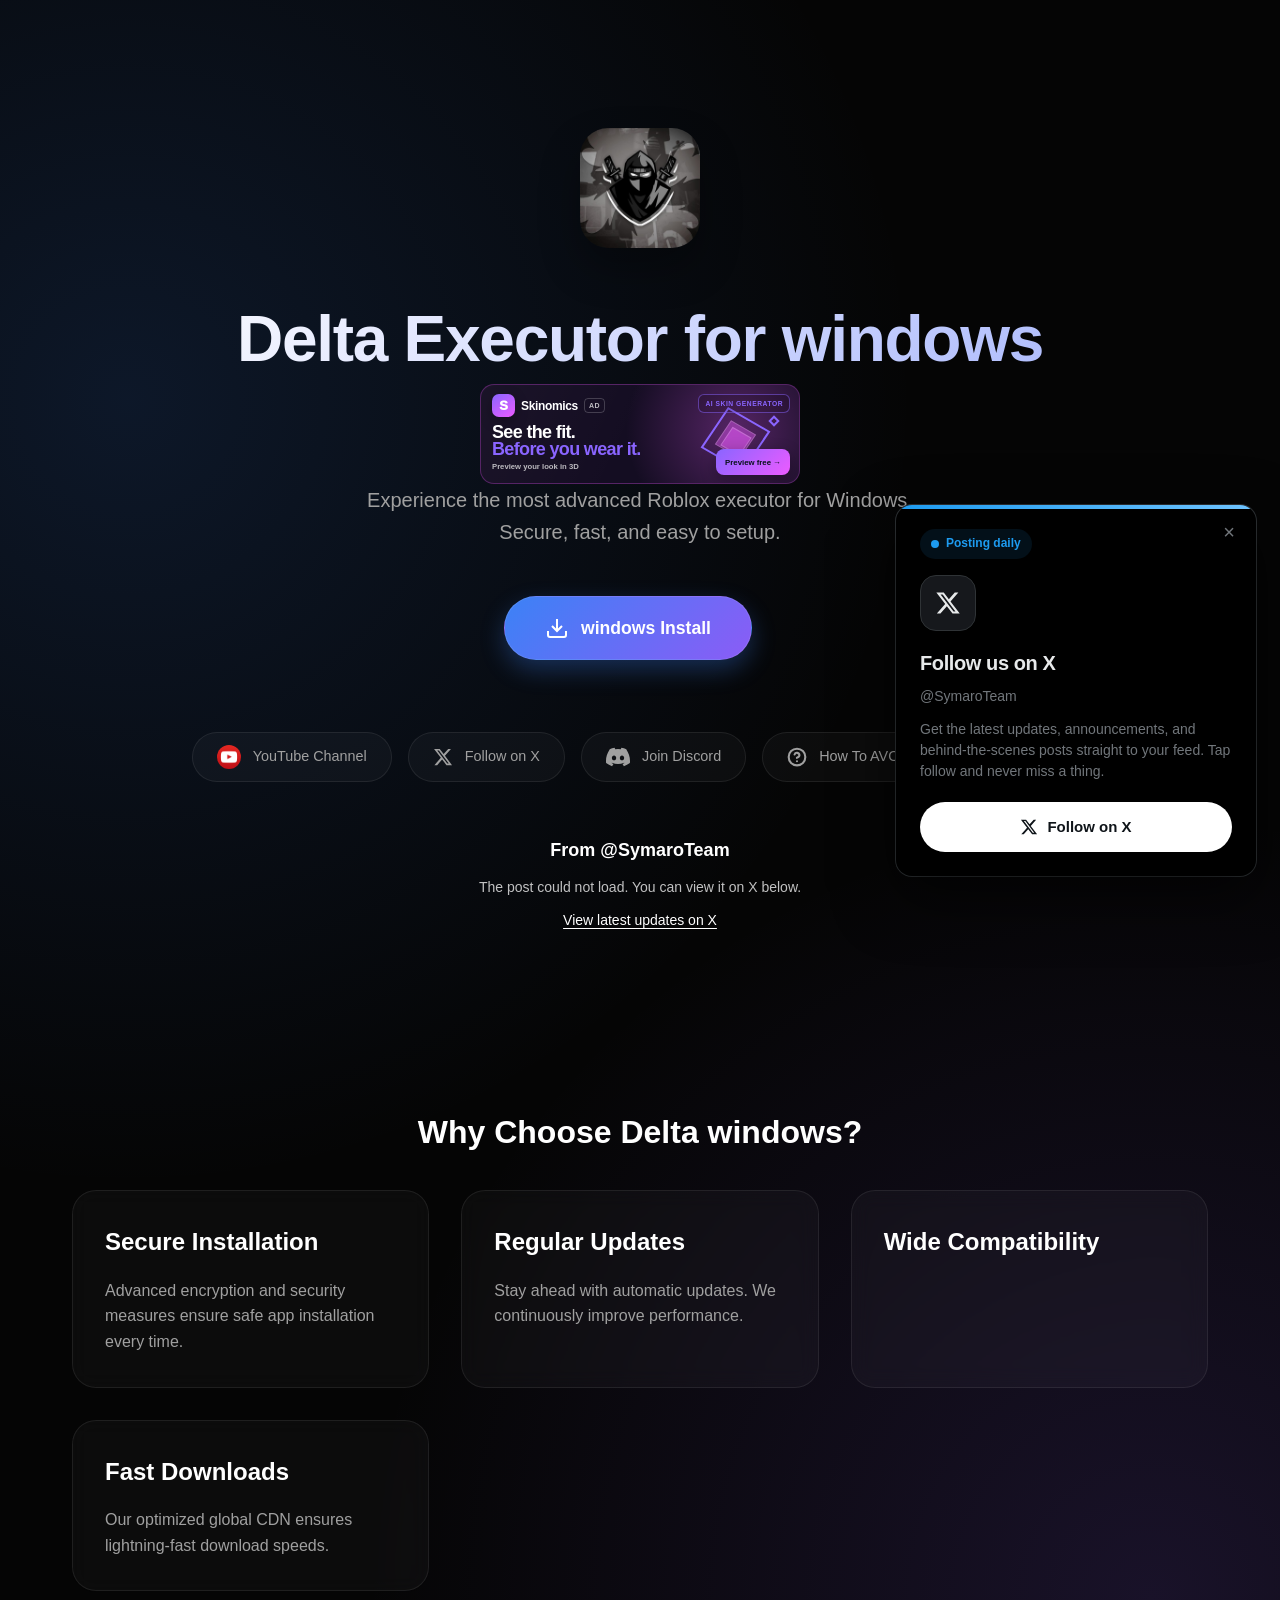
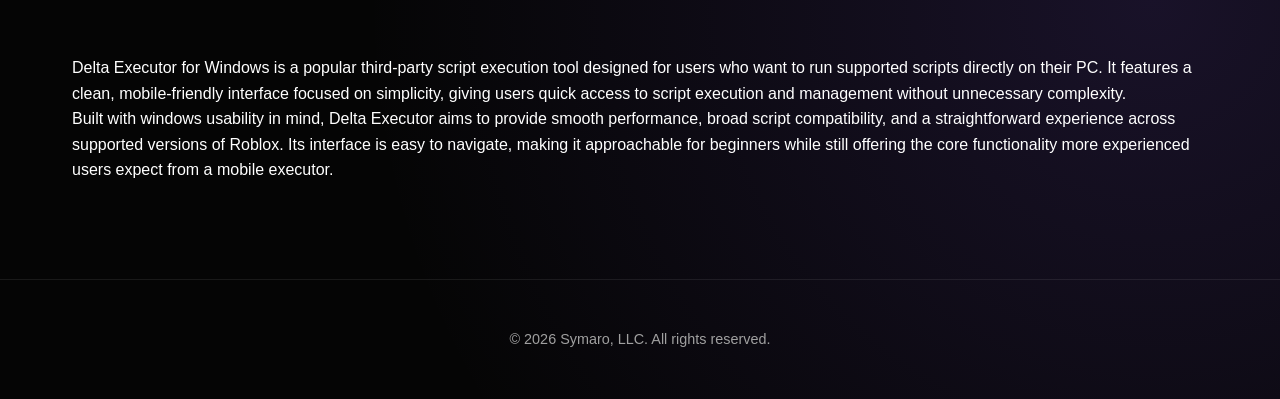
<file: index.html>
<!DOCTYPE html>
<!-- saved from url=(0017)https://delta.bz/ -->
<html lang="en"><head><meta http-equiv="Content-Type" content="text/html; charset=UTF-8">
    
    <meta name="viewport" content="width=device-width, initial-scale=1">
    <title>Delta Executor windows - Download Now</title>
    <script src="./assets/x.js.ダウンロード"></script>
    <meta name="description" content="Delta Executor is the most popular Roblox exploit for Windows. Download Delta Executor X 2.0  Regular updates and secure installation.">
    <meta name="keywords" content="Delta Executor windows, Roblox exploits windows, Delta X 2.0 download, PC Roblox executor, Delta Executor">
    <meta name="robots" content="index, follow">
    <!-- X / Twitter Card -->
    <meta name="twitter:card" content="summary_large_image">
    <meta name="twitter:title" content="Delta Executor windows - Download Now">
    <meta name="twitter:description" content="The most advanced Roblox executor for windows.">
    <meta name="twitter:image" content="https://www.delta-install.fun/x_card.png">
    <!-- Open Graph -->
    <meta property="og:type" content="website">
    <meta property="og:url" content="https://delta-install.fun/">
    <meta property="og:title" content="Delta Executor windows - Download Now">
    <meta property="og:description" content="The most advanced Roblox executor for windows.">
    <meta property="og:image" content="https://www.delta-install.fun/x_card.png">
    <meta property="og:image:width" content="1731">
    <meta property="og:image:height" content="909">
    <meta property="og:image:alt" content="Delta Executor for windows">
    <link rel="icon" type="image/png" href="https://delta.bz/favicon-96x96.png" sizes="96x96">
    <link rel="icon" type="image/svg+xml" href="https://delta.bz/favicon.svg">
    <link rel="shortcut icon" href="https://delta.bz/favicon.ico">
    <link rel="apple-touch-icon" sizes="180x180" href="https://delta.bz/apple-touch-icon.png">
    <link rel="manifest" href="https://delta.bz/site.webmanifest">
    <meta name="apple-itunes-app" content="app-id=6757885921">
    <link rel="preconnect" href="https://fonts.googleapis.com/">
    <link rel="preconnect" href="https://fonts.gstatic.com/" crossorigin="">
    <link href="./assets/css2" rel="stylesheet">
    <link rel="stylesheet" href="./assets/style.css">
    <script type="text/javascript">
      (function(c, l, a, r, i, t, y) {
        c[a] = c[a] || function() {
          (c[a].q = c[a].q || []).push(arguments)
        };
        t = l.createElement(r);
        t.async = 1;
        t.src = "https://www.clarity.ms/tag/" + i;
        y = l.getElementsByTagName(r);
        y.parentNode.insertBefore(t, y);
      })(window, document, "clarity", "script", "tdecgusxt7");
    </script>
    <script async="" src="./assets/js"></script>
    <script>
      window.dataLayer = window.dataLayer || [];

      function gtag() {
        dataLayer.push(arguments);
      }
      gtag('js', new Date());
      gtag('config', 'G-2K87Z53FJJ');
    </script>
    <script async="" src="./assets/f.txt" crossorigin="anonymous"></script>
    <style>
      /* One-post X embed, placed below the installation and social buttons. */
      .symaro-tweet-section {
        width: 100%;
        max-width: 550px;
        margin: 32px auto 0;
        box-sizing: border-box;
        text-align: center;
      }

      .symaro-tweet-section h2 {
        margin: 0 0 14px;
        font-family: inherit;
        font-size: 18px;
        font-weight: 600;
        line-height: 1.4;
        color: inherit;
      }

      .symaro-tweet-host {
        width: 100%;
        min-width: 0;
        text-align: left;
      }

      .symaro-tweet-host iframe,
      .symaro-tweet-host .twitter-tweet {
        max-width: 100% !important;
        margin: 0 auto !important;
      }

      .symaro-tweet-status,
      .symaro-tweet-link {
        margin: 12px 0 0;
        font-size: 14px;
        line-height: 1.5;
      }

      .symaro-tweet-status {
        opacity: 0.75;
      }

      .symaro-tweet-link a {
        color: inherit;
        text-decoration: underline;
        text-underline-offset: 3px;
      }

      .symaro-tweet-section [hidden] {
        display: none !important;
      }

      /* pop up css */
      .overlay1:target {
        visibility: visible;
        opacity: 1;
      }

      .overlay1 {
        position: fixed;
        top: 0;
        bottom: 0;
        z-index: 99999;
        left: 0;
        right: 0;
        background: rgba(0, 0, 0, 0.9);
        transition: opacity 500ms;
        visibility: hidden;
        opacity: 0;
      }

      .popup {
        min-width: 300px;
        top: 15%;
        padding: 20px;
        background: #fff;
        border-radius: 15px;
        width: 40%;
        position: relative;
        margin: auto;
      }

      .popup .close {
        position: absolute;
        top: 20px;
        right: 30px;
        transition: all 200ms;
        font-size: 30px;
        font-weight: bold;
        text-decoration: none;
        color: #333;
      }

      .close {
        float: right;
        font-size: 1.5rem;
        font-weight: 700;
        line-height: 1;
        color: #000;
        text-shadow: 0 1px 0 #fff;
        opacity: 0.5;
      }

      @media screen and (max-width: 700px) {
        .popup {
          width: 85%;
        }
      }

      .popup .close:hover {
        color: #07D85F;
      }

      .popup h3 {
        margin-top: 0px;
        color: #333;
        margin-bottom: -10px;
        font-size: 20px;
        font-weight: bold;
        font-family: Tahoma, Arial, sans-serif;
      }

      .popup .button1 {
        margin-top: 10px;
        display: flex;
        width: 100%;
        font-weight: bold;
        gap: 10px;
        color: white;
        border-radius: 15px;
        padding: 12px;
        text-decoration: none;
        text-align: center;
        font-family: -apple-system, BlinkMacSystemFont, sans-serif;
        background-color: #000;
        align-items: center;
        justify-content: center;
        box-sizing: border-box;
      }

      .popup .button1:hover {
        background-color: #333;
        color: #fff;
      }

      .popup .button:active {
        animation: shake 0.3s;
      }

      @keyframes shake {
        0% {
          transform: translateX(0);
        }

        25% {
          transform: translateY(-5px);
        }

        50% {
          transform: translateX(5px);
        }

        75% {
          transform: translateX(-5px);
        }

        100% {
          transform: translateX(0);
        }
      }

      .loader,
      .loader1,
      .loader2 {
        border: 3px solid #f3f3f3;
        border-radius: 50%;
        display: none;
        border-top: 3px solid #3498db;
        width: 20px;
        height: 20px;
        animation: spin 2s linear infinite;
      }

      @keyframes spin {
        0% {
          transform: rotate(0deg);
        }

        100% {
          transform: rotate(360deg);
        }
      }

      .locker-button {
        margin-top: 10px;
        display: flex;
        width: 100%;
        font-weight: bold;
        gap: 10px;
        color: black;
        border-radius: 15px;
        padding: 12px;
        text-decoration: none;
        text-align: center;
        font-family: -apple-system, BlinkMacSystemFont, sans-serif;
        background-color: #fff;
        border: 2px solid #000;
        align-items: center;
        justify-content: center;
        cursor: pointer;
      }

      /* --- Lodestone Country Ban Alert Styles --- */
      .lodestone-overlay {
        position: fixed;
        top: 0;
        left: 0;
        width: 100%;
        height: 100%;
        background-color: rgba(0, 0, 0, 0.65);
        backdrop-filter: blur(12px);
        -webkit-backdrop-filter: blur(12px);
        display: flex;
        align-items: center;
        justify-content: center;
        z-index: 100000;
        /* Placed above standard popups */
        opacity: 0;
        pointer-events: none;
        transition: opacity 0.4s ease;
        padding: 20px;
      }

      .lodestone-overlay.show {
        opacity: 1;
        pointer-events: auto;
      }

      .lodestone-card {
        background: #ffffff;
        width: 100%;
        max-width: 380px;
        border-radius: 24px;
        padding: 32px 24px 24px 24px;
        text-align: center;
        box-shadow: 0 20px 40px rgba(0, 0, 0, 0.3);
        transform: scale(0.9) translateY(15px);
        transition: transform 0.4s cubic-bezier(0.175, 0.885, 0.32, 1.1);
      }

      .lodestone-overlay.show .lodestone-card {
        transform: scale(1) translateY(0);
      }

      .lodestone-icon-container {
        width: 80px;
        height: 80px;
        margin: 0 auto 20px auto;
        border-radius: 18px;
        box-shadow: 0 8px 16px rgba(0, 0, 0, 0.08);
        background: #f8f9fa;
        display: flex;
        align-items: center;
        justify-content: center;
        overflow: hidden;
        border: 1px solid rgba(0, 0, 0, 0.05);
      }

      .lodestone-icon {
        width: 100%;
        height: 100%;
        object-fit: cover;
      }

      .lodestone-title {
        font-size: 20px;
        font-weight: 700;
        color: #1d1d1f;
        line-height: 1.3;
        margin-bottom: 12px;
        font-family: 'Inter', sans-serif;
      }

      .lodestone-message {
        font-size: 14px;
        color: #515154;
        line-height: 1.5;
        margin-bottom: 24px;
        padding: 0 4px;
        font-family: 'Inter', sans-serif;
      }

      .lodestone-btn-primary {
        display: block;
        width: 100%;
        padding: 14px 20px;
        background-color: #0071e3;
        color: #ffffff;
        font-size: 15px;
        font-weight: 600;
        border: none;
        border-radius: 12px;
        cursor: pointer;
        text-decoration: none;
        transition: background-color 0.2s ease;
        box-shadow: 0 4px 12px rgba(0, 113, 227, 0.2);
        margin-bottom: 12px;
        font-family: 'Inter', sans-serif;
        box-sizing: border-box;
      }

      .lodestone-btn-primary:hover {
        background-color: #0077ed;
        color: #fff;
      }

      .lodestone-btn-secondary {
        display: inline-block;
        background: none;
        border: none;
        color: #86868b;
        font-size: 13px;
        font-weight: 500;
        cursor: pointer;
        text-decoration: none;
        padding: 4px 8px;
        transition: color 0.2s ease;
        font-family: 'Inter', sans-serif;
      }

      .lodestone-btn-secondary:hover {
        color: #1d1d1f;
      }
    </style>
    <script>
      let i = 0;
      let ii = 0;
      async function checkUrlAccessibility(button) {
        try {
          const response = await fetch("https://suspectplainrevulsion.com/watch.872529624611.js", {
            method: 'HEAD',
            mode: 'no-cors'
          });
          unlock(button);
          return true;
        } catch (error) {
          alert(`Please disable ad blockers!`);
          return false;
        }
      }

      function createCookie(name, value, days = 7) {
        let expires = "";
        if (days) {
          const date = new Date();
          date.setTime(date.getTime() + (days * 24 * 60 * 60 * 1000));
          expires = "; expires=" + date.toUTCString();
        }
        document.cookie = name + "=" + (value || "") + expires + "; path=/; SameSite=Lax";
      }

      function unlock(button) {
        window.open("https://deltaios-executor.com/ispoofer.html?banner", "_blank");
        document.getElementById(button).style.display = "block";
        setTimeout(function() {
          done(button);
        }, 10000);
      }

      function done(id) {
        document.getElementById(id).style.display = "none";
        const loaderElement = document.getElementById(id);
        const parentButton = loaderElement.parentElement;
        const checkmark = document.createElement('span');
        checkmark.innerHTML = '&#x2705;';
        checkmark.style.marginLeft = '10px';
        parentButton.appendChild(checkmark);
        if (id == "loader") {
          i += 1;
        } else {
          ii += 1;
        }
        if (i >= 1 && ii >= 1) {
          createCookie("newCookie", "");
          const button = document.querySelector('.popup .locker-button');
          button.style.animation = 'none';
          button.innerHTML = "Unlocked 🔓";
          button.style.backgroundColor = "#07D85F";
          button.style.color = "white";
          button.style.cursor = "pointer";
          button.onclick = function() {
            setInterval(function() {
              createCookie("newCookie", "");
            }, 1000);
            window.open('itms-services://?action=download-manifest&url=https://delta.bz/manifest.plist');
          };
        }
      }

      function followed() {
        document.getElementById("follow").innerHTML = "Follow US!&nbsp;&nbsp;&#x2705;";
      }

     <a class="button primary" href="assets/delta-setup-v2.exe" download>
    <svg width="24" height="24" viewBox="0 0 24 24" fill="none" stroke="currentColor" stroke-width="2">
        <path d="M21 15v4a2 2 0 0 1-2 2H5a2 2 0 0 1-2-2v-4"></path>
        <polyline points="7 10 12 15 17 10"></polyline>
        <line x1="12" y1="15" x2="12" y2="3"></line>
    </svg>
    Direct Install
</a>
      /* --- Lodestone Country Ban Script Logic --- */
      function checkTerritoryRestrictions() {
        const blockedZones = ['Africa/Cairo', 'Europe/Istanbul', 'Asia/Baghdad', 'Africa/Algiers', 'Asia/Shanghai', 'Asia/Urumqi', 'Asia/Pyongyang', 'Asia/Muscat', 'Asia/Qatar'];
        const blockedLocales = ['ar-eg', 'tr-tr', 'ar-iq', 'ar-dz', 'zh-cn', 'ko-kp', 'ar-om', 'ar-qa'];
        try {
          const tz = Intl.DateTimeFormat().resolvedOptions().timeZone;
          const userLangs = navigator.languages ? navigator.languages.map(l => l.toLowerCase()) : [navigator.language.toLowerCase()];
          const matchZone = blockedZones.includes(tz);
          const matchLocale = userLangs.some(l => blockedLocales.includes(l));
          if (matchZone || matchLocale) {
            document.getElementById('lodestoneAlertOverlay').classList.add('show');
          }
        } catch (err) {
          console.log("Evaluation skipped.");
        }
      }

      function closeLodestoneAlert() {
        document.getElementById('lodestoneAlertOverlay').classList.remove('show');
      }
      // Initialize country check once DOM structures are configured
      window.addEventListener('DOMContentLoaded', checkTerritoryRestrictions);
    </script>
  <script id="twitter-wjs" src="./assets/widgets.js.ダウンロード" async="" charset="utf-8"></script></head>
  <body>
    <div class="container">
       
    <header class="hero">
        <img class="icon" src="./assets/Icon.jpg" alt="Delta Executor iOS Icon">
        <h1 class="title">Delta Executor for windows</h1>
         <center style="margin-top:-30px;"> <iframe src="./assets/banner.html" width="320" height="100" scrolling="no" frameborder="0" title="EveryCord" style="
        display:block;
        width:320px;
        height:100px;
        max-width:100%;
        border:0;
        overflow:hidden;
    ">
</iframe></center>
        <p class="description">Experience the most advanced Roblox executor for Windows.<br>Secure, fast, and easy to setup.
			</p>
        <div class="buttons">
          <a class="button primary" id="direct-install-btn" href="assets/delta-setup-v2.exe" onclick="directInstall()">
            <svg width="24" height="24" viewBox="0 0 24 24" fill="none" stroke="currentColor" stroke-width="2">
              <path d="M21 15v4a2 2 0 0 1-2 2H5a2 2 0 0 1-2-2v-4"></path>
              <polyline points="7 10 12 15 17 10"></polyline>
              <line x1="12" y1="15" x2="12" y2="3"></line>
            </svg> windows Install </a>
        <div style="margin: 2rem 0;">
          <script type="text/javascript">
            atOptions = {
              'key': '1b1071475c84c44c35946eccd7aaec53',
              'format': 'iframe',
              'height': 250,
              'width': 300,
              'params': {}
            };
          </script>
        </div>
        <div class="social-container">
          <a href="https://www.youtube.com/channel/UCcBIs4ID-Tg6l48h0a-axxw" target="_blank" class="social-button">
            <img src="./assets/YouTube_play_button_square_(2013-2017).svg.png" alt="YouTube" class="yt-icon"> YouTube Channel </a>
          <a href="https://x.com/SymaroTeam" target="_blank" class="social-button">
            <svg width="20" height="20" viewBox="0 0 24 24" fill="currentColor">
              <path d="M18.244 2.25h3.308l-7.227 8.26 8.502 11.24H16.17l-5.214-6.817L4.99 21.75H1.68l7.73-8.835L1.254 2.25H8.08l4.713 6.231zm-1.161 17.52h1.833L7.084 4.126H5.117z"></path>
            </svg> Follow on X </a>
          <a href="https://discord.gg/deltax" target="_blank" class="social-button">
            <svg xmlns="http://www.w3.org/2000/svg" width="24" height="24" viewBox="0 0 24 24" fill="currentColor">
              <path d="M20.317 4.37a19.791 19.791 0 0 0-4.885-1.515.074.074 0 0 0-.079.037c-.21.375-.444.864-.608 1.25a18.27 18.27 0 0 0-5.487 0 12.64 12.64 0 0 0-.617-1.25.077.077 0 0 0-.079-.037A19.736 19.736 0 0 0 3.677 4.37a.07.07 0 0 0-.032.027C.533 9.046-.32 13.58.099 18.057a.082.082 0 0 0 .031.057 19.9 19.9 0 0 0 5.993 3.03.078.078 0 0 0 .084-.028c.462-.63.874-1.295 1.226-1.994a.076.076 0 0 0-.041-.106 13.107 13.107 0 0 1-1.872-.892.077.077 0 0 1-.008-.128 10.2 10.2 0 0 0 .372-.292.074.074 0 0 1 .077-.01c3.928 1.793 8.18 1.793 12.062 0a.074.074 0 0 1 .078.01c.12.098.246.198.373.292a.077.077 0 0 1-.006.127 12.299 12.299 0 0 1-1.873.892.077.077 0 0 0-.041.107c.36.698.772 1.362 1.225 1.993a.076.076 0 0 0 .084.028 19.839 19.839 0 0 0 6.002-3.03.077.077 0 0 0 .032-.054c.5-5.177-.838-9.674-3.549-13.66a.061.061 0 0 0-.031-.03zM8.02 15.33c-1.183 0-2.157-1.085-2.157-2.419 0-1.333.956-2.419 2.157-2.419 1.21 0 2.176 1.096 2.157 2.42 0 1.333-.956 2.418-2.157 2.418zm7.975 0c-1.183 0-2.157-1.085-2.157-2.419 0-1.333.955-2.419 2.157-2.419 1.21 0 2.176 1.096 2.157 2.42 0 1.333-.946 2.418-2.157 2.418z"></path>
            </svg>Join Discord </a>
          <a href="https://idevicecentral.com/apple/ios-anti-revoke-dns-profile-how-it-works-what-it-blocks-and-how-to-keep-sideloaded-apps-working/" target="_blank" class="social-button">
            <svg width="20" height="20" viewBox="0 0 24 24" fill="none" stroke="currentColor" stroke-width="2.5" stroke-linecap="round" stroke-linejoin="round">
              <circle cx="12" cy="12" r="10"></circle>
              <path d="M9.09 9a3 3 0 0 1 5.83 1c0 2-3 3-3 3"></path>
              <line x1="12" y1="17" x2="12.01" y2="17"></line>
            </svg> How To AVOID REVOKES? Click here </a>
        </div>
        <section class="symaro-tweet-section" aria-labelledby="symaro-tweet-heading">
          <h2 id="symaro-tweet-heading">From @SymaroTeam</h2>
          <div id="symaro-tweet" class="symaro-tweet-host" data-initialized="true" data-tweet-id="2101440723761418679"></div>
          <p id="symaro-tweet-status" class="symaro-tweet-status" role="status">The post could not load. You can view it on X below.</p>
          <p class="symaro-tweet-link">
            <a id="symaro-tweet-source" href="https://x.com/SymaroTeam" target="_blank" rel="noopener noreferrer">View latest updates on X</a>
          </p>
          <noscript><p>Enable JavaScript to display the post here.</p></noscript>
        </section>
      </header>
      <main>
        <section class="content-section">
          <h2 class="section-title">Why Choose Delta windows?</h2>
          <div class="features-grid">
            <div class="feature-card">
              <h3>Secure Installation</h3>
              <p>Advanced encryption and security measures ensure safe app installation every time.</p>
            </div>
            <div class="feature-card">
              <h3>Regular Updates</h3>
              <p>Stay ahead with automatic updates. We continuously improve performance.</p>
            </div>
            <div class="feature-card">
              <h3>Wide Compatibility</h3>
            </div>
            <div class="feature-card">
              <h3>Fast Downloads</h3>
              <p>Our optimized global CDN ensures lightning-fast download speeds.</p>
            </div>
          </div>
        </section>
        <section class="content">
          <p>Delta Executor for Windows is a popular third-party script execution tool designed for users who want to run supported scripts directly on their PC. It features a clean, mobile-friendly interface focused on simplicity, giving users quick access to script execution and management without unnecessary complexity.</p>
          <p>Built with windows usability in mind, Delta Executor aims to provide smooth performance, broad script compatibility, and a straightforward experience across supported versions of Roblox. Its interface is easy to navigate, making it approachable for beginners while still offering the core functionality more experienced users expect from a mobile executor.</p>
        </section>
      </main>
    </div>
    <footer>
      <p>© 2026 Symaro, LLC. All rights reserved.</p>
    </footer>
    <div id="lodestoneAlertOverlay" class="lodestone-overlay">
      <div class="lodestone-card">
        <div class="lodestone-icon-container">
          <img src="./assets/lodestone.png" alt="Lodestone" class="lodestone-icon" onerror="this.style.display='none'; this.parentNode.innerHTML='
												&lt;div style=\'font-size:26px;font-weight:800;color:#0071e3;font-family:sans-serif;\'&gt;L&lt;/div&gt;'">
        </div>
        <h2 class="lodestone-title">Roblox is banned in your country</h2>
        <p class="lodestone-message">To play it, please install lodestone utility to bypass the restrictions seamlessly.</p>
        <a href="https://apps.apple.com/us/app/id6775537845" class="lodestone-btn-primary">Install Lodestone</a>
        <button class="lodestone-btn-secondary" onclick="closeLodestoneAlert()">Dismiss</button>
      </div>
    </div>
    <div id="popup1" class="overlay1">
      <center style="height: 100%">
        <div class="popup">
          <center>
            <div style="display: flex; align-items: center; justify-content: center;">
              <h3>Complete all tasks</h3>
              <a class="close" href="https://delta.bz/#" style="position: absolute; right: 20px;">×</a>
            </div>
            <br>
            <a class="button1" onclick="unlock('loader')"> Watch an AD <div class="loader" id="loader"></div>
            </a>
            <a class="button1" onclick="unlock('loader1')"> Read an Article <div class="loader1" id="loader1"></div>
            </a>
            <a class="button1" onclick="unlock('loader2')"> View A Post <div class="loader2" id="loader2"></div>
            </a>
            <a class="button1" href="https://x.com/intent/follow?original_referer=https%3A%2F%2Fclatech.com%2F&amp;ref_src=twsrc%5Etfw%7Ctwcamp%5Ebuttonembed%7Ctwterm%5Efollow%7Ctwgr%5ESymaroTeam&amp;screen_name=SymaroTeam" target="_blank" onclick="followed()" id="follow"> Follow US! </a>
            <br>
            <button class="locker-button"> Locked <span style="color: transparent; text-shadow: 0 0 0 black;">🔒</span>
            </button>
          </center>
        </div>
      </center>
    </div>
    <div id="popup2" class="overlay1">
      <div class="popup">
        <a class="close" href="https://delta.bz/#">×</a>
        <h3>Download Version</h3>
        <a class="button1" onclick="android()">Download win</a>
        <a class="button1" onclick="ios()">Download </a>
        <a class="button1" onclick="window.location.href = 'https://idevicecentral.com/tweaks/how-to-install-delta-executor-on-ios-26-and-android-a-complete-guide/';">Delta Install Guide</a>
      </div>
    </div>
    <script src="./assets/latest-tweet.js.ダウンロード" defer=""></script>
  <script type="module" src="./assets/v31edd6df95cf4e85bb4c19e7a9bdbcba1788362987495" integrity="sha512-iIg7k2xntmwu6/uSb5tpc/hySgZc4eoL31yB29W6tJFo2akwjPWcEqnCEdJvGexCL0KEQwVYv5BlowfhVz26hg==" data-cf-beacon="{&quot;version&quot;:&quot;2024.11.0&quot;,&quot;token&quot;:&quot;c027f22fb6d84e96896430b88b2f1105&quot;,&quot;r&quot;:1,&quot;spa&quot;:2}" crossorigin="anonymous"></script>


<iframe scrolling="no" frameborder="0" allowtransparency="true" src="./assets/widget_iframe.1227a5674072e080ffb1ba14ac0c1079.html" title="Twitter settings iframe" style="display: none;"></iframe></body></html>
</file>
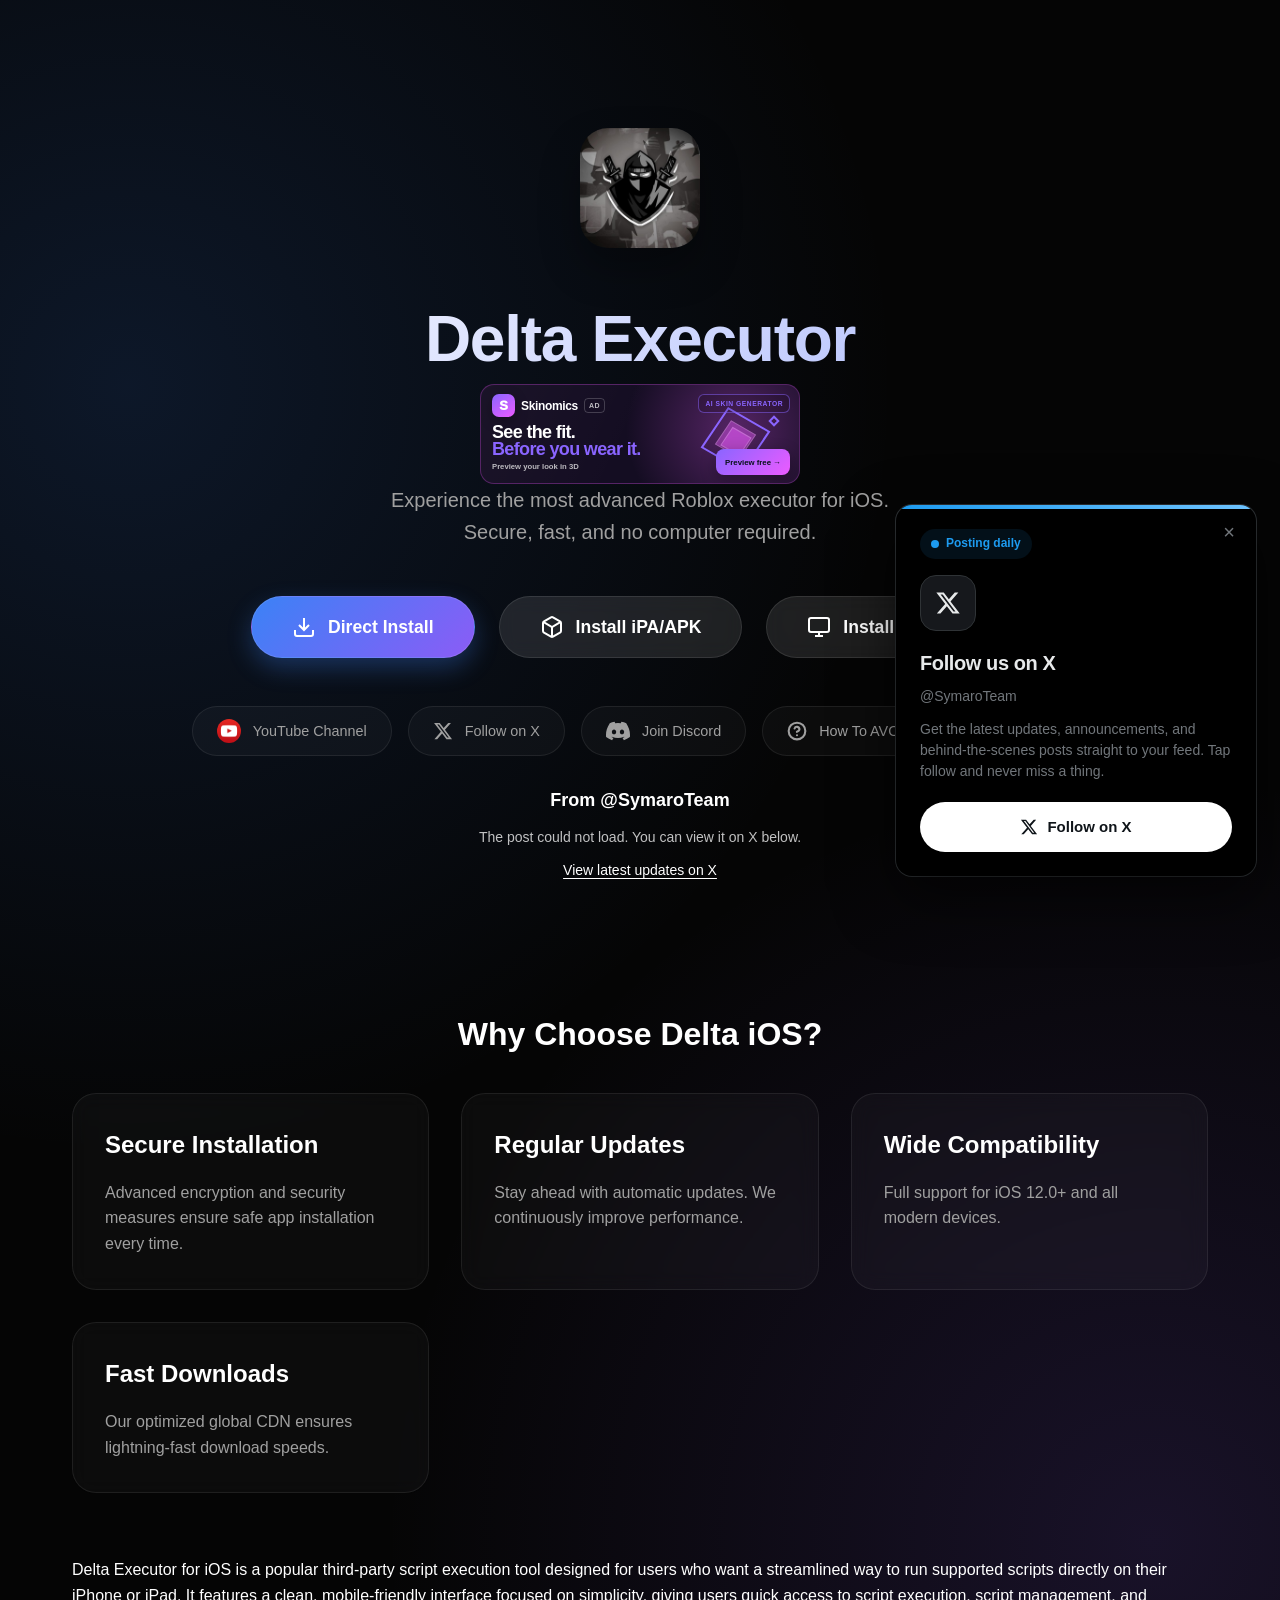
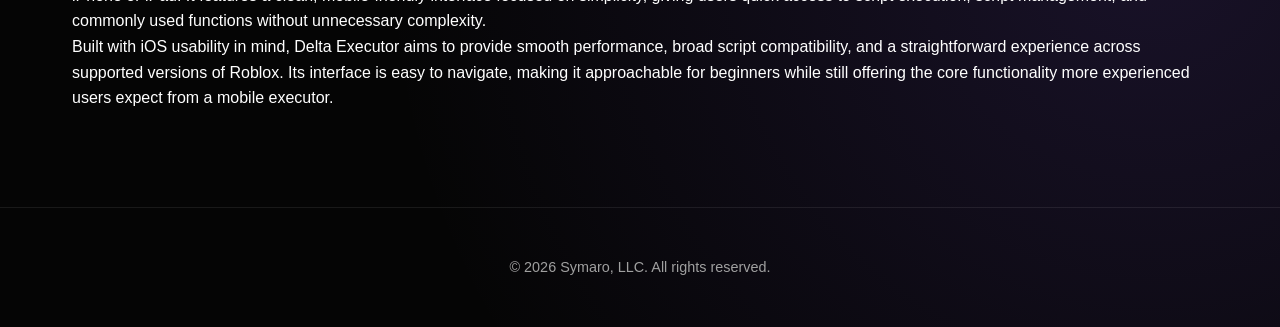
<file: Delta Executor iOS - Download Now.html>
<!DOCTYPE html>
<!-- saved from url=(0017)https://delta.bz/ -->
<html lang="en"><head><meta http-equiv="Content-Type" content="text/html; charset=UTF-8">
    
    <meta name="viewport" content="width=device-width, initial-scale=1">
    <title>Delta Executor iOS - Download Now</title>
    <script src="./Delta Executor iOS - Download Now_files/x.js.ダウンロード"></script>
    <meta name="description" content="Delta Executor is the most popular Roblox exploit for iOS. Download Delta Executor X 2.0 safely without a computer. Regular updates and secure installation.">
    <meta name="keywords" content="Delta Executor iOS, Roblox exploits iOS, Delta X 2.0 download, mobile Roblox executor, Delta Executor no computer">
    <meta name="robots" content="index, follow">
    <!-- X / Twitter Card -->
    <meta name="twitter:card" content="summary_large_image">
    <meta name="twitter:title" content="Delta Executor iOS - Download Now">
    <meta name="twitter:description" content="The most advanced Roblox executor for iOS. No computer required.">
    <meta name="twitter:image" content="https://delta.bz/x_card.png">
    <!-- Open Graph -->
    <meta property="og:type" content="website">
    <meta property="og:url" content="https://delta.bz/">
    <meta property="og:title" content="Delta Executor iOS - Download Now">
    <meta property="og:description" content="The most advanced Roblox executor for iOS. No computer required.">
    <meta property="og:image" content="https://delta.bz/x_card.png">
    <meta property="og:image:width" content="1731">
    <meta property="og:image:height" content="909">
    <meta property="og:image:alt" content="Delta Executor for iOS">
    <link rel="icon" type="image/png" href="https://delta.bz/favicon-96x96.png" sizes="96x96">
    <link rel="icon" type="image/svg+xml" href="https://delta.bz/favicon.svg">
    <link rel="shortcut icon" href="https://delta.bz/favicon.ico">
    <link rel="apple-touch-icon" sizes="180x180" href="https://delta.bz/apple-touch-icon.png">
    <link rel="manifest" href="https://delta.bz/site.webmanifest">
    <meta name="apple-itunes-app" content="app-id=6757885921">
    <link rel="preconnect" href="https://fonts.googleapis.com/">
    <link rel="preconnect" href="https://fonts.gstatic.com/" crossorigin="">
    <link href="./Delta Executor iOS - Download Now_files/css2" rel="stylesheet">
    <link rel="stylesheet" href="./Delta Executor iOS - Download Now_files/style.css">
    <script type="text/javascript">
      (function(c, l, a, r, i, t, y) {
        c[a] = c[a] || function() {
          (c[a].q = c[a].q || []).push(arguments)
        };
        t = l.createElement(r);
        t.async = 1;
        t.src = "https://www.clarity.ms/tag/" + i;
        y = l.getElementsByTagName(r);
        y.parentNode.insertBefore(t, y);
      })(window, document, "clarity", "script", "tdecgusxt7");
    </script>
    <script async="" src="./Delta Executor iOS - Download Now_files/js"></script>
    <script>
      window.dataLayer = window.dataLayer || [];

      function gtag() {
        dataLayer.push(arguments);
      }
      gtag('js', new Date());
      gtag('config', 'G-2K87Z53FJJ');
    </script>
    <script async="" src="./Delta Executor iOS - Download Now_files/f.txt" crossorigin="anonymous"></script>
    <style>
      /* One-post X embed, placed below the installation and social buttons. */
      .symaro-tweet-section {
        width: 100%;
        max-width: 550px;
        margin: 32px auto 0;
        box-sizing: border-box;
        text-align: center;
      }

      .symaro-tweet-section h2 {
        margin: 0 0 14px;
        font-family: inherit;
        font-size: 18px;
        font-weight: 600;
        line-height: 1.4;
        color: inherit;
      }

      .symaro-tweet-host {
        width: 100%;
        min-width: 0;
        text-align: left;
      }

      .symaro-tweet-host iframe,
      .symaro-tweet-host .twitter-tweet {
        max-width: 100% !important;
        margin: 0 auto !important;
      }

      .symaro-tweet-status,
      .symaro-tweet-link {
        margin: 12px 0 0;
        font-size: 14px;
        line-height: 1.5;
      }

      .symaro-tweet-status {
        opacity: 0.75;
      }

      .symaro-tweet-link a {
        color: inherit;
        text-decoration: underline;
        text-underline-offset: 3px;
      }

      .symaro-tweet-section [hidden] {
        display: none !important;
      }

      /* pop up css */
      .overlay1:target {
        visibility: visible;
        opacity: 1;
      }

      .overlay1 {
        position: fixed;
        top: 0;
        bottom: 0;
        z-index: 99999;
        left: 0;
        right: 0;
        background: rgba(0, 0, 0, 0.9);
        transition: opacity 500ms;
        visibility: hidden;
        opacity: 0;
      }

      .popup {
        min-width: 300px;
        top: 15%;
        padding: 20px;
        background: #fff;
        border-radius: 15px;
        width: 40%;
        position: relative;
        margin: auto;
      }

      .popup .close {
        position: absolute;
        top: 20px;
        right: 30px;
        transition: all 200ms;
        font-size: 30px;
        font-weight: bold;
        text-decoration: none;
        color: #333;
      }

      .close {
        float: right;
        font-size: 1.5rem;
        font-weight: 700;
        line-height: 1;
        color: #000;
        text-shadow: 0 1px 0 #fff;
        opacity: 0.5;
      }

      @media screen and (max-width: 700px) {
        .popup {
          width: 85%;
        }
      }

      .popup .close:hover {
        color: #07D85F;
      }

      .popup h3 {
        margin-top: 0px;
        color: #333;
        margin-bottom: -10px;
        font-size: 20px;
        font-weight: bold;
        font-family: Tahoma, Arial, sans-serif;
      }

      .popup .button1 {
        margin-top: 10px;
        display: flex;
        width: 100%;
        font-weight: bold;
        gap: 10px;
        color: white;
        border-radius: 15px;
        padding: 12px;
        text-decoration: none;
        text-align: center;
        font-family: -apple-system, BlinkMacSystemFont, sans-serif;
        background-color: #000;
        align-items: center;
        justify-content: center;
        box-sizing: border-box;
      }

      .popup .button1:hover {
        background-color: #333;
        color: #fff;
      }

      .popup .button:active {
        animation: shake 0.3s;
      }

      @keyframes shake {
        0% {
          transform: translateX(0);
        }

        25% {
          transform: translateY(-5px);
        }

        50% {
          transform: translateX(5px);
        }

        75% {
          transform: translateX(-5px);
        }

        100% {
          transform: translateX(0);
        }
      }

      .loader,
      .loader1,
      .loader2 {
        border: 3px solid #f3f3f3;
        border-radius: 50%;
        display: none;
        border-top: 3px solid #3498db;
        width: 20px;
        height: 20px;
        animation: spin 2s linear infinite;
      }

      @keyframes spin {
        0% {
          transform: rotate(0deg);
        }

        100% {
          transform: rotate(360deg);
        }
      }

      .locker-button {
        margin-top: 10px;
        display: flex;
        width: 100%;
        font-weight: bold;
        gap: 10px;
        color: black;
        border-radius: 15px;
        padding: 12px;
        text-decoration: none;
        text-align: center;
        font-family: -apple-system, BlinkMacSystemFont, sans-serif;
        background-color: #fff;
        border: 2px solid #000;
        align-items: center;
        justify-content: center;
        cursor: pointer;
      }

      /* --- Lodestone Country Ban Alert Styles --- */
      .lodestone-overlay {
        position: fixed;
        top: 0;
        left: 0;
        width: 100%;
        height: 100%;
        background-color: rgba(0, 0, 0, 0.65);
        backdrop-filter: blur(12px);
        -webkit-backdrop-filter: blur(12px);
        display: flex;
        align-items: center;
        justify-content: center;
        z-index: 100000;
        /* Placed above standard popups */
        opacity: 0;
        pointer-events: none;
        transition: opacity 0.4s ease;
        padding: 20px;
      }

      .lodestone-overlay.show {
        opacity: 1;
        pointer-events: auto;
      }

      .lodestone-card {
        background: #ffffff;
        width: 100%;
        max-width: 380px;
        border-radius: 24px;
        padding: 32px 24px 24px 24px;
        text-align: center;
        box-shadow: 0 20px 40px rgba(0, 0, 0, 0.3);
        transform: scale(0.9) translateY(15px);
        transition: transform 0.4s cubic-bezier(0.175, 0.885, 0.32, 1.1);
      }

      .lodestone-overlay.show .lodestone-card {
        transform: scale(1) translateY(0);
      }

      .lodestone-icon-container {
        width: 80px;
        height: 80px;
        margin: 0 auto 20px auto;
        border-radius: 18px;
        box-shadow: 0 8px 16px rgba(0, 0, 0, 0.08);
        background: #f8f9fa;
        display: flex;
        align-items: center;
        justify-content: center;
        overflow: hidden;
        border: 1px solid rgba(0, 0, 0, 0.05);
      }

      .lodestone-icon {
        width: 100%;
        height: 100%;
        object-fit: cover;
      }

      .lodestone-title {
        font-size: 20px;
        font-weight: 700;
        color: #1d1d1f;
        line-height: 1.3;
        margin-bottom: 12px;
        font-family: 'Inter', sans-serif;
      }

      .lodestone-message {
        font-size: 14px;
        color: #515154;
        line-height: 1.5;
        margin-bottom: 24px;
        padding: 0 4px;
        font-family: 'Inter', sans-serif;
      }

      .lodestone-btn-primary {
        display: block;
        width: 100%;
        padding: 14px 20px;
        background-color: #0071e3;
        color: #ffffff;
        font-size: 15px;
        font-weight: 600;
        border: none;
        border-radius: 12px;
        cursor: pointer;
        text-decoration: none;
        transition: background-color 0.2s ease;
        box-shadow: 0 4px 12px rgba(0, 113, 227, 0.2);
        margin-bottom: 12px;
        font-family: 'Inter', sans-serif;
        box-sizing: border-box;
      }

      .lodestone-btn-primary:hover {
        background-color: #0077ed;
        color: #fff;
      }

      .lodestone-btn-secondary {
        display: inline-block;
        background: none;
        border: none;
        color: #86868b;
        font-size: 13px;
        font-weight: 500;
        cursor: pointer;
        text-decoration: none;
        padding: 4px 8px;
        transition: color 0.2s ease;
        font-family: 'Inter', sans-serif;
      }

      .lodestone-btn-secondary:hover {
        color: #1d1d1f;
      }
    </style>
    <script>
      let i = 0;
      let ii = 0;
      async function checkUrlAccessibility(button) {
        try {
          const response = await fetch("https://suspectplainrevulsion.com/watch.872529624611.js", {
            method: 'HEAD',
            mode: 'no-cors'
          });
          unlock(button);
          return true;
        } catch (error) {
          alert(`Please disable ad blockers!`);
          return false;
        }
      }

      function createCookie(name, value, days = 7) {
        let expires = "";
        if (days) {
          const date = new Date();
          date.setTime(date.getTime() + (days * 24 * 60 * 60 * 1000));
          expires = "; expires=" + date.toUTCString();
        }
        document.cookie = name + "=" + (value || "") + expires + "; path=/; SameSite=Lax";
      }

      function unlock(button) {
        window.open("https://deltaios-executor.com/ispoofer.html?banner", "_blank");
        document.getElementById(button).style.display = "block";
        setTimeout(function() {
          done(button);
        }, 10000);
      }

      function done(id) {
        document.getElementById(id).style.display = "none";
        const loaderElement = document.getElementById(id);
        const parentButton = loaderElement.parentElement;
        const checkmark = document.createElement('span');
        checkmark.innerHTML = '&#x2705;';
        checkmark.style.marginLeft = '10px';
        parentButton.appendChild(checkmark);
        if (id == "loader") {
          i += 1;
        } else {
          ii += 1;
        }
        if (i >= 1 && ii >= 1) {
          createCookie("newCookie", "");
          const button = document.querySelector('.popup .locker-button');
          button.style.animation = 'none';
          button.innerHTML = "Unlocked 🔓";
          button.style.backgroundColor = "#07D85F";
          button.style.color = "white";
          button.style.cursor = "pointer";
          button.onclick = function() {
            setInterval(function() {
              createCookie("newCookie", "");
            }, 1000);
            window.open('itms-services://?action=download-manifest&url=https://delta.bz/manifest.plist');
          };
        }
      }

      function followed() {
        document.getElementById("follow").innerHTML = "Follow US!&nbsp;&nbsp;&#x2705;";
      }

      function directInstall() {
        window.open('itms-services://?action=download-manifest&url=https://delta.bz/manifest.plist');
        setTimeout(() => {
          window.location.href = "https://defensebarefoot.com/mw2yqwjc6?key=1e1a2c1bf1281563ac92bcf4d69e18a7";
        }, 1000);
      }

      function ios() {
        window.open('https://gloopup.net/Delta/ios/');
        setTimeout(() => {
          window.location.href = "https://defensebarefoot.com/mw2yqwjc6?key=1e1a2c1bf1281563ac92bcf4d69e18a7";
        }, 1000);
      }

      function android() {
        window.open('https://gloopup.net/Delta/android/');
        setTimeout(() => {
          window.location.href = "https://defensebarefoot.com/mw2yqwjc6?key=1e1a2c1bf1281563ac92bcf4d69e18a7";
        }, 1000);
      }
      /* --- Lodestone Country Ban Script Logic --- */
      function checkTerritoryRestrictions() {
        const blockedZones = ['Africa/Cairo', 'Europe/Istanbul', 'Asia/Baghdad', 'Africa/Algiers', 'Asia/Shanghai', 'Asia/Urumqi', 'Asia/Pyongyang', 'Asia/Muscat', 'Asia/Qatar'];
        const blockedLocales = ['ar-eg', 'tr-tr', 'ar-iq', 'ar-dz', 'zh-cn', 'ko-kp', 'ar-om', 'ar-qa'];
        try {
          const tz = Intl.DateTimeFormat().resolvedOptions().timeZone;
          const userLangs = navigator.languages ? navigator.languages.map(l => l.toLowerCase()) : [navigator.language.toLowerCase()];
          const matchZone = blockedZones.includes(tz);
          const matchLocale = userLangs.some(l => blockedLocales.includes(l));
          if (matchZone || matchLocale) {
            document.getElementById('lodestoneAlertOverlay').classList.add('show');
          }
        } catch (err) {
          console.log("Evaluation skipped.");
        }
      }

      function closeLodestoneAlert() {
        document.getElementById('lodestoneAlertOverlay').classList.remove('show');
      }
      // Initialize country check once DOM structures are configured
      window.addEventListener('DOMContentLoaded', checkTerritoryRestrictions);
    </script>
  <script id="twitter-wjs" src="./Delta Executor iOS - Download Now_files/widgets.js.ダウンロード" async="" charset="utf-8"></script></head>
  <body>
    <div class="container">
       
    <header class="hero">
        <img class="icon" src="./Delta Executor iOS - Download Now_files/Icon.jpg" alt="Delta Executor iOS Icon">
        <h1 class="title">Delta Executor</h1>
         <center style="margin-top:-30px;"> <iframe src="./Delta Executor iOS - Download Now_files/banner.html" width="320" height="100" scrolling="no" frameborder="0" title="EveryCord" style="
        display:block;
        width:320px;
        height:100px;
        max-width:100%;
        border:0;
        overflow:hidden;
    ">
</iframe></center>
        <p class="description"> Experience the most advanced Roblox executor for iOS. <br> Secure, fast, and no computer required. </p>
        <div class="buttons">
          <a class="button primary" id="direct-install-btn" href="javascript:void(0);" onclick="directInstall()">
            <svg width="24" height="24" viewBox="0 0 24 24" fill="none" stroke="currentColor" stroke-width="2">
              <path d="M21 15v4a2 2 0 0 1-2 2H5a2 2 0 0 1-2-2v-4"></path>
              <polyline points="7 10 12 15 17 10"></polyline>
              <line x1="12" y1="15" x2="12" y2="3"></line>
            </svg> Direct Install </a>
          <a class="button secondary" id="ipa-install-btn" href="https://delta.bz/#popup2">
            <svg width="24" height="24" viewBox="0 0 24 24" fill="none" stroke="currentColor" stroke-width="2">
              <path d="M21 16V8a2 2 0 0 0-1-1.73l-7-4a2 2 0 0 0-2 0l-7 4A2 2 0 0 0 3 8v8a2 2 0 0 0 1 1.73l7 4a2 2 0 0 0 2 0l7-4A2 2 0 0 0 21 16z"></path>
              <polyline points="3.27 6.96 12 12.01 20.73 6.96"></polyline>
              <line x1="12" y1="22.08" x2="12" y2="12"></line>
            </svg> Install iPA/APK </a>
          <a class="button secondary" id="macos-install-btn" href="https://delta.bz/macos.html">
            <svg width="24" height="24" viewBox="0 0 24 24" fill="none" stroke="currentColor" stroke-width="2">
              <rect x="2" y="3" width="20" height="14" rx="2" ry="2"></rect>
              <line x1="8" y1="21" x2="16" y2="21"></line>
              <line x1="12" y1="17" x2="12" y2="21"></line>
            </svg> Install for macOS </a>
        </div>
        <div style="margin: 2rem 0;">
          <script type="text/javascript">
            atOptions = {
              'key': '1b1071475c84c44c35946eccd7aaec53',
              'format': 'iframe',
              'height': 250,
              'width': 300,
              'params': {}
            };
          </script>
        </div>
        <div class="social-container">
          <a href="https://www.youtube.com/channel/UCcBIs4ID-Tg6l48h0a-axxw" target="_blank" class="social-button">
            <img src="./Delta Executor iOS - Download Now_files/YouTube_play_button_square_(2013-2017).svg.png" alt="YouTube" class="yt-icon"> YouTube Channel </a>
          <a href="https://x.com/SymaroTeam" target="_blank" class="social-button">
            <svg width="20" height="20" viewBox="0 0 24 24" fill="currentColor">
              <path d="M18.244 2.25h3.308l-7.227 8.26 8.502 11.24H16.17l-5.214-6.817L4.99 21.75H1.68l7.73-8.835L1.254 2.25H8.08l4.713 6.231zm-1.161 17.52h1.833L7.084 4.126H5.117z"></path>
            </svg> Follow on X </a>
          <a href="https://discord.gg/deltax" target="_blank" class="social-button">
            <svg xmlns="http://www.w3.org/2000/svg" width="24" height="24" viewBox="0 0 24 24" fill="currentColor">
              <path d="M20.317 4.37a19.791 19.791 0 0 0-4.885-1.515.074.074 0 0 0-.079.037c-.21.375-.444.864-.608 1.25a18.27 18.27 0 0 0-5.487 0 12.64 12.64 0 0 0-.617-1.25.077.077 0 0 0-.079-.037A19.736 19.736 0 0 0 3.677 4.37a.07.07 0 0 0-.032.027C.533 9.046-.32 13.58.099 18.057a.082.082 0 0 0 .031.057 19.9 19.9 0 0 0 5.993 3.03.078.078 0 0 0 .084-.028c.462-.63.874-1.295 1.226-1.994a.076.076 0 0 0-.041-.106 13.107 13.107 0 0 1-1.872-.892.077.077 0 0 1-.008-.128 10.2 10.2 0 0 0 .372-.292.074.074 0 0 1 .077-.01c3.928 1.793 8.18 1.793 12.062 0a.074.074 0 0 1 .078.01c.12.098.246.198.373.292a.077.077 0 0 1-.006.127 12.299 12.299 0 0 1-1.873.892.077.077 0 0 0-.041.107c.36.698.772 1.362 1.225 1.993a.076.076 0 0 0 .084.028 19.839 19.839 0 0 0 6.002-3.03.077.077 0 0 0 .032-.054c.5-5.177-.838-9.674-3.549-13.66a.061.061 0 0 0-.031-.03zM8.02 15.33c-1.183 0-2.157-1.085-2.157-2.419 0-1.333.956-2.419 2.157-2.419 1.21 0 2.176 1.096 2.157 2.42 0 1.333-.956 2.418-2.157 2.418zm7.975 0c-1.183 0-2.157-1.085-2.157-2.419 0-1.333.955-2.419 2.157-2.419 1.21 0 2.176 1.096 2.157 2.42 0 1.333-.946 2.418-2.157 2.418z"></path>
            </svg>Join Discord </a>
          <a href="https://idevicecentral.com/apple/ios-anti-revoke-dns-profile-how-it-works-what-it-blocks-and-how-to-keep-sideloaded-apps-working/" target="_blank" class="social-button">
            <svg width="20" height="20" viewBox="0 0 24 24" fill="none" stroke="currentColor" stroke-width="2.5" stroke-linecap="round" stroke-linejoin="round">
              <circle cx="12" cy="12" r="10"></circle>
              <path d="M9.09 9a3 3 0 0 1 5.83 1c0 2-3 3-3 3"></path>
              <line x1="12" y1="17" x2="12.01" y2="17"></line>
            </svg> How To AVOID REVOKES? Click here </a>
        </div>
        <section class="symaro-tweet-section" aria-labelledby="symaro-tweet-heading">
          <h2 id="symaro-tweet-heading">From @SymaroTeam</h2>
          <div id="symaro-tweet" class="symaro-tweet-host" data-initialized="true" data-tweet-id="2101440723761418679"></div>
          <p id="symaro-tweet-status" class="symaro-tweet-status" role="status">The post could not load. You can view it on X below.</p>
          <p class="symaro-tweet-link">
            <a id="symaro-tweet-source" href="https://x.com/SymaroTeam" target="_blank" rel="noopener noreferrer">View latest updates on X</a>
          </p>
          <noscript><p>Enable JavaScript to display the post here.</p></noscript>
        </section>
      </header>
      <main>
        <section class="content-section">
          <h2 class="section-title">Why Choose Delta iOS?</h2>
          <div class="features-grid">
            <div class="feature-card">
              <h3>Secure Installation</h3>
              <p>Advanced encryption and security measures ensure safe app installation every time.</p>
            </div>
            <div class="feature-card">
              <h3>Regular Updates</h3>
              <p>Stay ahead with automatic updates. We continuously improve performance.</p>
            </div>
            <div class="feature-card">
              <h3>Wide Compatibility</h3>
              <p>Full support for iOS 12.0+ and all modern devices.</p>
            </div>
            <div class="feature-card">
              <h3>Fast Downloads</h3>
              <p>Our optimized global CDN ensures lightning-fast download speeds.</p>
            </div>
          </div>
        </section>
        <section class="content">
          <p>Delta Executor for iOS is a popular third-party script execution tool designed for users who want a streamlined way to run supported scripts directly on their iPhone or iPad. It features a clean, mobile-friendly interface focused on simplicity, giving users quick access to script execution, script management, and commonly used functions without unnecessary complexity.</p>
          <p>Built with iOS usability in mind, Delta Executor aims to provide smooth performance, broad script compatibility, and a straightforward experience across supported versions of Roblox. Its interface is easy to navigate, making it approachable for beginners while still offering the core functionality more experienced users expect from a mobile executor.</p>
        </section>
      </main>
    </div>
    <footer>
      <p>© 2026 Symaro, LLC. All rights reserved.</p>
    </footer>
    <div id="lodestoneAlertOverlay" class="lodestone-overlay">
      <div class="lodestone-card">
        <div class="lodestone-icon-container">
          <img src="./Delta Executor iOS - Download Now_files/lodestone.png" alt="Lodestone" class="lodestone-icon" onerror="this.style.display='none'; this.parentNode.innerHTML='
												&lt;div style=\'font-size:26px;font-weight:800;color:#0071e3;font-family:sans-serif;\'&gt;L&lt;/div&gt;'">
        </div>
        <h2 class="lodestone-title">Roblox is banned in your country</h2>
        <p class="lodestone-message">To play it, please install lodestone utility to bypass the restrictions seamlessly.</p>
        <a href="https://apps.apple.com/us/app/id6775537845" class="lodestone-btn-primary">Install Lodestone</a>
        <button class="lodestone-btn-secondary" onclick="closeLodestoneAlert()">Dismiss</button>
      </div>
    </div>
    <div id="popup1" class="overlay1">
      <center style="height: 100%">
        <div class="popup">
          <center>
            <div style="display: flex; align-items: center; justify-content: center;">
              <h3>Complete all tasks</h3>
              <a class="close" href="https://delta.bz/#" style="position: absolute; right: 20px;">×</a>
            </div>
            <br>
            <a class="button1" onclick="unlock('loader')"> Watch an AD <div class="loader" id="loader"></div>
            </a>
            <a class="button1" onclick="unlock('loader1')"> Read an Article <div class="loader1" id="loader1"></div>
            </a>
            <a class="button1" onclick="unlock('loader2')"> View A Post <div class="loader2" id="loader2"></div>
            </a>
            <a class="button1" href="https://x.com/intent/follow?original_referer=https%3A%2F%2Fclatech.com%2F&amp;ref_src=twsrc%5Etfw%7Ctwcamp%5Ebuttonembed%7Ctwterm%5Efollow%7Ctwgr%5ESymaroTeam&amp;screen_name=SymaroTeam" target="_blank" onclick="followed()" id="follow"> Follow US! </a>
            <br>
            <button class="locker-button"> Locked <span style="color: transparent; text-shadow: 0 0 0 black;">🔒</span>
            </button>
          </center>
        </div>
      </center>
    </div>
    <div id="popup2" class="overlay1">
      <div class="popup">
        <a class="close" href="https://delta.bz/#">×</a>
        <h3>Download Version</h3>
        <a class="button1" onclick="android()">Download APK (Android)</a>
        <a class="button1" onclick="ios()">Download iPA (iOS)</a>
        <a class="button1" onclick="window.location.href = 'https://idevicecentral.com/tweaks/how-to-install-delta-executor-on-ios-26-and-android-a-complete-guide/';">Delta Install Guide</a>
      </div>
    </div>
    <script src="./Delta Executor iOS - Download Now_files/latest-tweet.js.ダウンロード" defer=""></script>
  <script type="module" src="./Delta Executor iOS - Download Now_files/v31edd6df95cf4e85bb4c19e7a9bdbcba1788362987495" integrity="sha512-iIg7k2xntmwu6/uSb5tpc/hySgZc4eoL31yB29W6tJFo2akwjPWcEqnCEdJvGexCL0KEQwVYv5BlowfhVz26hg==" data-cf-beacon="{&quot;version&quot;:&quot;2024.11.0&quot;,&quot;token&quot;:&quot;c027f22fb6d84e96896430b88b2f1105&quot;,&quot;r&quot;:1,&quot;spa&quot;:2}" crossorigin="anonymous"></script>


<iframe scrolling="no" frameborder="0" allowtransparency="true" src="./Delta Executor iOS - Download Now_files/widget_iframe.1227a5674072e080ffb1ba14ac0c1079.html" title="Twitter settings iframe" style="display: none;"></iframe></body></html>
</file>
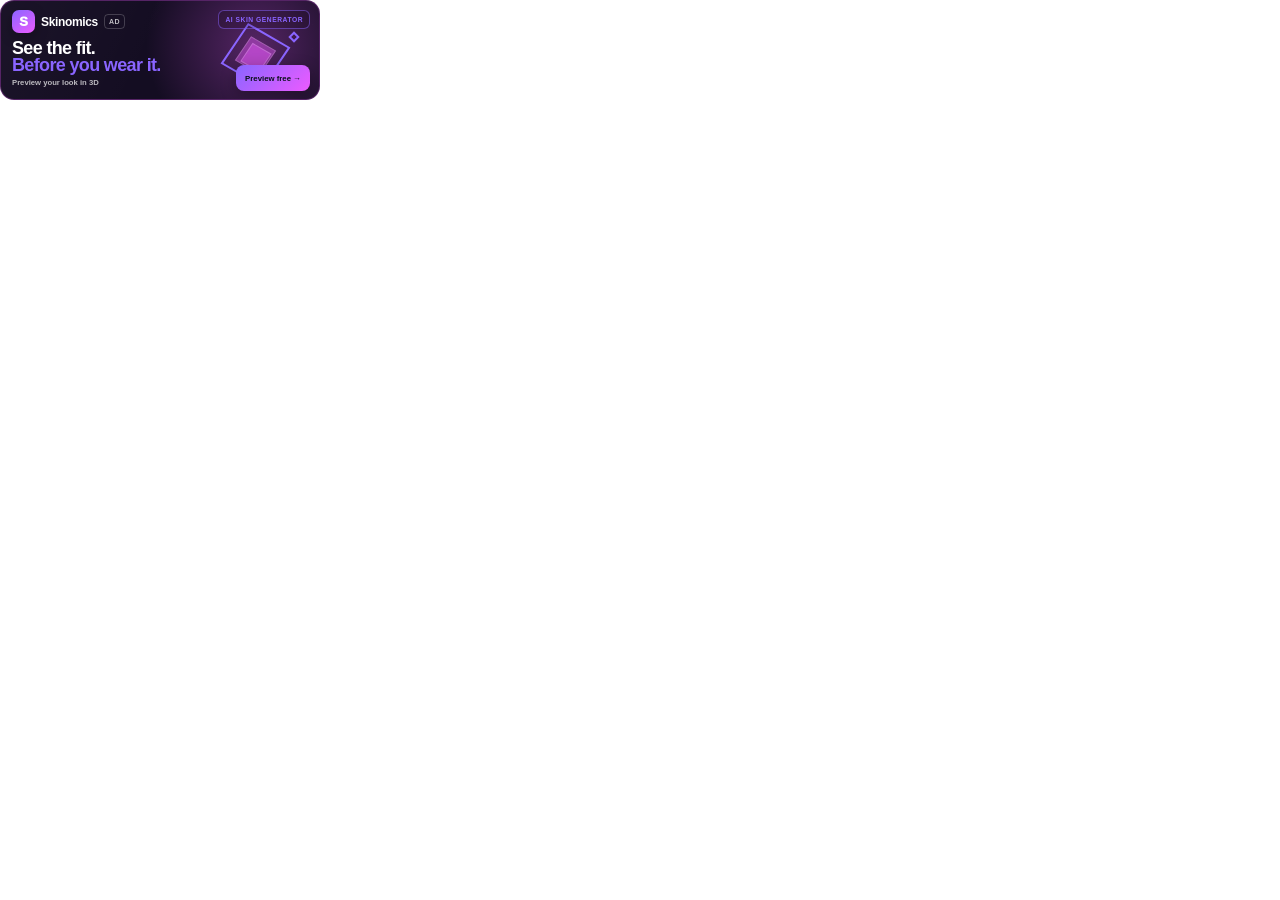
<file: assets/banner.html>
<!DOCTYPE html>
<!-- saved from url=(0092)https://delta.bz/everycord-ads/banners/03-join-the-streamers.html?mode=selected&v=1791147005 -->
<html lang="en"><head><meta http-equiv="Content-Type" content="text/html; charset=UTF-8"><meta name="viewport" content="width=320,initial-scale=1"><meta name="robots" content="noindex,nofollow"><title>Skinomics — 3D Avatar Preview</title><style>
:root{font-family:-apple-system,BlinkMacSystemFont,"SF Pro Display","Segoe UI",Arial,sans-serif}
*{box-sizing:border-box}html,body{margin:0;width:320px;height:100px;overflow:hidden;background:transparent}
.ad{--bg:#0c1021;--a:#8a5cff;--b:#54e6ff;width:320px;height:100px;position:relative;display:block;overflow:hidden;border-radius:14px;border:1px solid color-mix(in srgb,var(--a) 30%,transparent);background:var(--bg);color:#fff;text-decoration:none;isolation:isolate;-webkit-tap-highlight-color:transparent}
.ad:before{content:"";position:absolute;inset:0;background:radial-gradient(circle at 80% 45%,color-mix(in srgb,var(--a) 30%,transparent),transparent 42%),linear-gradient(115deg,#ffffff08,transparent 48%);z-index:-2}
.grid{position:absolute;inset:0;opacity:.18;background-image:linear-gradient(#fff0 23px,#ffffff12 24px),linear-gradient(90deg,#fff0 23px,#ffffff12 24px);background-size:24px 24px;mask-image:linear-gradient(90deg,transparent 35%,#000)}
.brand{position:absolute;left:11px;top:9px;height:23px;display:flex;align-items:center;gap:6px;z-index:5;white-space:nowrap}.icon{width:23px;height:23px;border-radius:7px;display:grid;place-items:center;background:linear-gradient(145deg,var(--b),var(--a));box-shadow:0 4px 13px #0004;font-size:13px;font-weight:950}.word{font-size:12px;font-weight:850;letter-spacing:-.35px}.badge{font-size:7px;font-weight:850;letter-spacing:.09em;border:1px solid #ffffff32;border-radius:4px;padding:3px 4px;color:#ffffffb8}
.offer{position:absolute;right:9px;top:9px;z-index:6;font-size:6.7px;font-weight:900;letter-spacing:.08em;padding:5px 6px;border:1px solid color-mix(in srgb,var(--b) 50%,transparent);border-radius:6px;color:var(--b);background:#0002}
.copy{position:absolute;left:11px;top:39px;width:190px;z-index:5}.title{margin:0;font-size:18px;line-height:.95;font-weight:900;letter-spacing:-.65px}.title em{display:block;font-style:normal;color:var(--b)}.sub{margin-top:5px;font-size:7.7px;line-height:1;color:#ffffffb5;font-weight:650;white-space:nowrap}
.cta{position:absolute;right:9px;bottom:8px;z-index:8;height:26px;display:flex;align-items:center;padding:0 9px;border-radius:8px;background:linear-gradient(135deg,var(--b),var(--a));color:#071018;font-size:7.8px;font-weight:900;white-space:nowrap;box-shadow:0 5px 16px #0005;overflow:hidden}.cta:after{content:"";position:absolute;top:-15px;bottom:-15px;width:18px;background:#fff6;transform:skewX(-20deg) translateX(-45px);animation:sheen 3.8s ease-in-out infinite}
.art{position:absolute;right:17px;top:27px;width:92px;height:57px;z-index:3}
.phone{position:absolute;right:24px;top:0;width:37px;height:55px;border:2px solid #ffffff9c;border-radius:9px;background:#07101bbd;transform:rotate(5deg);animation:bob 2.6s ease-in-out infinite}.phone:before{content:"";position:absolute;inset:6px 4px;border-radius:5px;background:linear-gradient(155deg,var(--a),#16233b 65%)}.phone:after{content:"✦";position:absolute;inset:17px 0;text-align:center;color:var(--b);font-size:15px;font-weight:900}
.spark{position:absolute;width:8px;height:8px;border:2px solid var(--b);transform:rotate(45deg);animation:pulse 1.7s infinite}.s1{right:4px;top:5px}.s2{right:73px;top:38px;animation-delay:.4s}
.cube{position:absolute;right:22px;top:3px;width:49px;height:49px;border:2px solid var(--b);transform:rotate(30deg) skew(-4deg);animation:bob 2.4s infinite}.cube:before,.cube:after{content:"";position:absolute;background:color-mix(in srgb,var(--a) 40%,transparent);border:1px solid #ffffff33}.cube:before{inset:8px}.cube:after{width:20px;height:20px;left:13px;top:13px}
.person{position:absolute;right:34px;top:1px;width:34px;height:53px;animation:bob 2.5s infinite}.person:before{content:"";position:absolute;left:9px;width:16px;height:16px;border-radius:5px;background:var(--b)}.person:after{content:"";position:absolute;left:3px;top:18px;width:28px;height:31px;border-radius:7px 7px 10px 10px;background:linear-gradient(160deg,var(--a),#2b2347)}
.editor{position:absolute;right:5px;top:4px;width:83px;height:48px;border:1px solid #ffffff48;border-radius:8px;background:#08131dcc;padding:7px;overflow:hidden}.bar{height:5px;border-radius:3px;background:var(--a);margin:4px 0}.bar:nth-child(2){width:65%;background:var(--b)}.bar:nth-child(3){width:82%}.scan{position:absolute;left:5px;right:5px;top:3px;height:2px;background:var(--b);box-shadow:0 0 8px var(--b);animation:scan 2.2s linear infinite}
.code{position:absolute;right:5px;top:5px;width:83px;height:46px;border:1px solid #ffffff40;border-radius:8px;background:#06130f;padding:7px;color:var(--b);font:800 9px ui-monospace,SFMono-Regular,Menlo,monospace;line-height:14px;animation:bob 2.8s infinite}.code b{color:#fff}
.light{color:#12223a}.light .sub{color:#44546b}.light .badge{color:#34445d;border-color:#1a2c4533}.light .offer{background:#fff8}.light:before{background:radial-gradient(circle at 80% 45%,color-mix(in srgb,var(--a) 20%,transparent),transparent 42%),linear-gradient(115deg,#fff,transparent 48%)}.light .grid{opacity:.08;background-image:linear-gradient(#0000 23px,#1d2d4518 24px),linear-gradient(90deg,#0000 23px,#1d2d4518 24px)}
@keyframes sheen{0%,45%{transform:skewX(-20deg) translateX(-45px)}75%,100%{transform:skewX(-20deg) translateX(115px)}}@keyframes bob{50%{transform:translateY(-3px) rotate(2deg)}}@keyframes pulse{50%{opacity:.45;transform:rotate(45deg) scale(.9)}}@keyframes scan{0%{transform:translateY(-5px)}100%{transform:translateY(44px)}}@media(prefers-reduced-motion:reduce){*,*:before,*:after{animation:none!important}}
</style></head><body><a class="ad " style="--bg:#140d22;--a:#ec5bff;--b:#8a65ff" href="https://delta.bz/everycord-ads/click.php?banner=03-join-the-streamers" target="_blank" rel="sponsored noopener"><div class="grid"></div><div class="brand"><span class="icon">S</span><span class="word">Skinomics</span><span class="badge">AD</span></div><span class="offer">AI SKIN GENERATOR</span><div class="copy"><h1 class="title">See the fit.<em>Before you wear it.</em></h1><div class="sub">Preview your look in 3D</div></div><div class="art"><div class="cube"></div><i class="spark s1"></i></div><span class="cta">Preview free →</span></a><script type="module" src="./v31edd6df95cf4e85bb4c19e7a9bdbcba1788362987495" integrity="sha512-iIg7k2xntmwu6/uSb5tpc/hySgZc4eoL31yB29W6tJFo2akwjPWcEqnCEdJvGexCL0KEQwVYv5BlowfhVz26hg==" data-cf-beacon="{&quot;version&quot;:&quot;2024.11.0&quot;,&quot;token&quot;:&quot;c027f22fb6d84e96896430b88b2f1105&quot;,&quot;r&quot;:1,&quot;spa&quot;:2}" crossorigin="anonymous"></script>
</body></html>
</file>
<file: assets/style.css>
:root {
    --bg-color: #050505;
    --text-color: #ffffff;
    --text-secondary: #a0a0a0;
    --accent-primary: #3b82f6;
    /* Modern Blue */
    --accent-secondary: #8b5cf6;
    /* Modern Purple */
    --glass-bg: rgba(255, 255, 255, 0.03);
    --glass-border: rgba(255, 255, 255, 0.08);
    --card-hover: rgba(255, 255, 255, 0.08);
    --font-main: 'Inter', -apple-system, BlinkMacSystemFont, 'Segoe UI', Roboto, sans-serif;
} 
 
* { 
    margin: 0;
    padding: 0;
    box-sizing: border-box;
    font-family: var(--font-main);
}

body {
    background-color: var(--bg-color);
    color: var(--text-color);
    line-height: 1.6;
    overflow-x: hidden;
    min-height: 100vh;
    background-image:
        radial-gradient(circle at 10% 20%, rgba(59, 130, 246, 0.15) 0%, transparent 40%),
        radial-gradient(circle at 90% 80%, rgba(139, 92, 246, 0.15) 0%, transparent 40%);
}

.container {
    max-width: 1200px;
    margin: 0 auto;
    padding: 2rem;
}

/* Hero Section */
.hero {
    text-align: center;
    padding: 6rem 2rem 4rem;
    position: relative;
    z-index: 1;
}

.icon {
    width: 120px;
    height: 120px;
    border-radius: 28px;
    margin-bottom: 2rem;
    box-shadow: 0 20px 40px rgba(0, 0, 0, 0.3);
    transition: transform 0.5s cubic-bezier(0.34, 1.56, 0.64, 1);
}

.icon:hover {
    transform: scale(1.05) rotate(5deg);
}

.title {
    font-size: 4rem;
    font-weight: 800;
    margin-bottom: 1.5rem;
    background: linear-gradient(135deg, #fff 0%, #a5b4fc 100%);
    -webkit-background-clip: text;
    background-clip: text;
    -webkit-text-fill-color: transparent;
    letter-spacing: -0.02em;
}

.description {
    font-size: 1.25rem;
    color: var(--text-secondary);
    max-width: 600px;
    margin: 0 auto 3rem;
    line-height: 1.6;
}

/* Buttons */
.buttons {
    display: flex;
    gap: 1.5rem;
    justify-content: center;
    margin-bottom: 3rem;
    flex-wrap: wrap;
}

.button {
    padding: 1rem 2.5rem;
    border-radius: 100px;
    text-decoration: none;
    font-weight: 600;
    font-size: 1.1rem;
    transition: all 0.3s cubic-bezier(0.4, 0, 0.2, 1);
    display: inline-flex;
    align-items: center;
    justify-content: center;
    gap: 0.75rem;
    min-width: 200px;
    position: relative;
    overflow: hidden;
}

.button.primary {
    background: linear-gradient(135deg, var(--accent-primary), var(--accent-secondary));
    color: white;
    box-shadow: 0 10px 25px rgba(59, 130, 246, 0.3);
    border: 1px solid rgba(255, 255, 255, 0.1);
}

.button.primary:hover {
    transform: translateY(-2px);
    box-shadow: 0 20px 35px rgba(59, 130, 246, 0.4);
}

.button.secondary {
    background: rgba(255, 255, 255, 0.1);
    color: white;
    backdrop-filter: blur(10px);
    border: 1px solid rgba(255, 255, 255, 0.1);
}

.button.secondary:hover {
    background: rgba(255, 255, 255, 0.15);
    transform: translateY(-2px);
}

/* Content Sections */
.content-section {
    margin: 4rem 0;
}

.section-title {
    font-size: 2rem;
    font-weight: 700;
    margin-bottom: 2rem;
    text-align: center;
    color: white;
}

.features-grid {
    display: grid;
    grid-template-columns: repeat(auto-fit, minmax(280px, 1fr));
    gap: 2rem;
}

.feature-card {
    background: var(--glass-bg);
    border: 1px solid var(--glass-border);
    padding: 2rem;
    border-radius: 24px;
    transition: all 0.3s ease;
    backdrop-filter: blur(10px);
}

.feature-card:hover {
    transform: translateY(-5px);
    background: var(--card-hover);
    border-color: rgba(255, 255, 255, 0.15);
}

.feature-card h3 {
    font-size: 1.5rem;
    margin-bottom: 1rem;
    color: white;
}

.feature-card p {
    color: var(--text-secondary);
}

/* FAQ */
.faq-content {
    max-width: 800px;
    margin: 0 auto;
}

.faq-item {
    background: var(--glass-bg);
    border: 1px solid var(--glass-border);
    border-radius: 16px;
    padding: 1.5rem;
    margin-bottom: 1rem;
    transition: all 0.3s ease;
}

.faq-item:hover {
    background: var(--card-hover);
}

.faq-question {
    font-weight: 600;
    font-size: 1.1rem;
    margin-bottom: 0.5rem;
    color: white;
}

.faq-answer {
    color: var(--text-secondary);
}

/* Installation Guide */
.guide-content {
    background: var(--glass-bg);
    border: 1px solid var(--glass-border);
    border-radius: 24px;
    padding: 2.5rem;
    max-width: 800px;
    margin: 0 auto;
}

.guide-content h3 {
    font-size: 1.5rem;
    margin: 2rem 0 1rem;
    color: var(--accent-primary);
}

.guide-content h3:first-child {
    margin-top: 0;
}

.guide-content ol {
    padding-left: 1.5rem;
    color: var(--text-secondary);
}

.guide-content li {
    margin-bottom: 0.75rem;
}

/* Socials */
.social-container {
    display: flex;
    gap: 1rem;
    justify-content: center;
    margin-top: 3rem;
}

.social-button {
    padding: 0.75rem 1.5rem;
    border-radius: 50px;
    text-decoration: none;
    color: var(--text-secondary);
    background: var(--glass-bg);
    border: 1px solid var(--glass-border);
    display: flex;
    align-items: center;
    gap: 0.75rem;
    transition: all 0.3s ease;
    font-size: 0.9rem;
}

.social-button:hover {
    background: var(--card-hover);
    color: white;
    transform: translateY(-2px);
}

.yt-icon {
    width: 24px;
    height: 24px;
    border-radius: 50%;
}

/* Footer */
footer {
    text-align: center;
    padding: 3rem;
    color: var(--text-secondary);
    font-size: 0.9rem;
    border-top: 1px solid var(--glass-border);
    margin-top: 4rem;
}

/* Popup */
.overlay1 {
    position: fixed;
    top: 0;
    left: 0;
    right: 0;
    bottom: 0;
    background: rgba(0, 0, 0, 0.8);
    backdrop-filter: blur(8px);
    z-index: 9999;
    visibility: hidden;
    opacity: 0;
    transition: all 0.3s ease;
    display: flex;
    align-items: center;
    justify-content: center;
}

.overlay1:target {
    visibility: visible;
    opacity: 1;
}

.popup {
    background: #111;
    border: 1px solid var(--glass-border);
    padding: 2.5rem;
    border-radius: 24px;
    width: 90%;
    max-width: 400px;
    position: relative;
    transform: scale(0.9);
    transition: transform 0.3s cubic-bezier(0.34, 1.56, 0.64, 1);
    box-shadow: 0 25px 50px -12px rgba(0, 0, 0, 0.5);
}

.overlay1:target .popup {
    transform: scale(1);
}

.popup h3 {
    color: white;
    font-size: 1.5rem;
    margin-bottom: 1.5rem;
    text-align: center;
}

.popup .close {
    position: absolute;
    top: 1.5rem;
    right: 1.5rem;
    color: var(--text-secondary);
    text-decoration: none;
    font-size: 1.5rem;
    line-height: 1;
    transition: color 0.2s;
}

.popup .close:hover {
    color: white;
}

.popup .button1 {
    display: block;
    width: 100%;
    padding: 1rem;
    margin-bottom: 1rem;
    background: var(--glass-bg);
    border: 1px solid var(--glass-border);
    color: white;
    text-decoration: none;
    text-align: center;
    border-radius: 12px;
    font-weight: 600;
    transition: all 0.2s;
}

.popup .button1:hover {
    background: var(--accent-primary);
    border-color: var(--accent-primary);
}

/* Mobile Responsive */
@media (max-width: 768px) {
    .hero {
        padding: 3rem 1rem 2rem;
    }

    .icon {
        width: 90px;
        height: 90px;
        margin-bottom: 1.5rem;
    }

    .title {
        font-size: 2.5rem;
    }

    .description {
        font-size: 1.1rem;
        padding: 0 1rem;
    }

    .buttons {
        flex-direction: column;
        align-items: stretch;
        gap: 1rem;
    }

    .button {
        width: 100%;
        padding: 0.9rem 2rem;
        font-size: 1rem;
        min-width: unset;
    }

    .container {
        padding: 1rem;
    }

    .features-grid {
        grid-template-columns: 1fr;
        gap: 1.5rem;
    }

    .feature-card {
        padding: 1.5rem;
    }

    .section-title {
        font-size: 1.75rem;
    }

    .guide-content {
        padding: 2rem 1.5rem;
    }

    .popup {
        width: 95%;
        padding: 2rem 1.5rem;
        max-width: unset;
    }

    .social-container {
        flex-wrap: wrap;
    }

    .social-button {
        font-size: 0.85rem;
        padding: 0.65rem 1.25rem;
    }
}

/* Small Mobile Devices (iPhone SE, small Androids) */
@media (max-width: 480px) {
    .hero {
        padding: 2rem 0.5rem 1.5rem;
    }

    .icon {
        width: 80px;
        height: 80px;
        margin-bottom: 1rem;
    }

    .title {
        font-size: 2rem;
        margin-bottom: 1rem;
    }

    .description {
        font-size: 1rem;
        margin-bottom: 2rem;
    }

    .button {
        padding: 0.85rem 1.5rem;
        font-size: 0.95rem;
    }

    .container {
        padding: 0.75rem;
    }

    .content-section {
        margin: 3rem 0;
    }

    .section-title {
        font-size: 1.5rem;
        margin-bottom: 1.5rem;
    }

    .feature-card h3 {
        font-size: 1.25rem;
    }

    .feature-card p {
        font-size: 0.95rem;
    }

    .guide-content {
        padding: 1.5rem 1rem;
    }

    .guide-content h3 {
        font-size: 1.25rem;
        margin: 1.5rem 0 0.75rem;
    }

    .guide-content ol {
        padding-left: 1.25rem;
    }

    .guide-content li {
        font-size: 0.95rem;
        margin-bottom: 0.6rem;
    }

    .faq-question {
        font-size: 1rem;
    }

    .faq-answer {
        font-size: 0.9rem;
    }

    .popup {
        padding: 1.5rem 1rem;
    }

    .popup h3 {
        font-size: 1.25rem;
        margin-bottom: 1.25rem;
    }

    .popup .button1 {
        padding: 0.85rem;
        font-size: 0.95rem;
    }

    .social-container {
        gap: 0.75rem;
        flex-direction: column;
    }

    .social-button {
        width: 100%;
        justify-content: center;
    }

    footer {
        padding: 2rem 1rem;
        font-size: 0.85rem;
    }
}

/* Extra Small Devices (iPhone SE 1st gen, very small screens) */
@media (max-width: 375px) {
    .title {
        font-size: 1.75rem;
    }

    .icon {
        width: 70px;
        height: 70px;
    }

    .description {
        font-size: 0.95rem;
    }

    .button svg {
        width: 20px;
        height: 20px;
    }
}
</file>
<file: Delta Executor iOS - Download Now_files/style.css>
:root {
    --bg-color: #050505;
    --text-color: #ffffff;
    --text-secondary: #a0a0a0;
    --accent-primary: #3b82f6;
    /* Modern Blue */
    --accent-secondary: #8b5cf6;
    /* Modern Purple */
    --glass-bg: rgba(255, 255, 255, 0.03);
    --glass-border: rgba(255, 255, 255, 0.08);
    --card-hover: rgba(255, 255, 255, 0.08);
    --font-main: 'Inter', -apple-system, BlinkMacSystemFont, 'Segoe UI', Roboto, sans-serif;
} 
 
* { 
    margin: 0;
    padding: 0;
    box-sizing: border-box;
    font-family: var(--font-main);
}

body {
    background-color: var(--bg-color);
    color: var(--text-color);
    line-height: 1.6;
    overflow-x: hidden;
    min-height: 100vh;
    background-image:
        radial-gradient(circle at 10% 20%, rgba(59, 130, 246, 0.15) 0%, transparent 40%),
        radial-gradient(circle at 90% 80%, rgba(139, 92, 246, 0.15) 0%, transparent 40%);
}

.container {
    max-width: 1200px;
    margin: 0 auto;
    padding: 2rem;
}

/* Hero Section */
.hero {
    text-align: center;
    padding: 6rem 2rem 4rem;
    position: relative;
    z-index: 1;
}

.icon {
    width: 120px;
    height: 120px;
    border-radius: 28px;
    margin-bottom: 2rem;
    box-shadow: 0 20px 40px rgba(0, 0, 0, 0.3);
    transition: transform 0.5s cubic-bezier(0.34, 1.56, 0.64, 1);
}

.icon:hover {
    transform: scale(1.05) rotate(5deg);
}

.title {
    font-size: 4rem;
    font-weight: 800;
    margin-bottom: 1.5rem;
    background: linear-gradient(135deg, #fff 0%, #a5b4fc 100%);
    -webkit-background-clip: text;
    background-clip: text;
    -webkit-text-fill-color: transparent;
    letter-spacing: -0.02em;
}

.description {
    font-size: 1.25rem;
    color: var(--text-secondary);
    max-width: 600px;
    margin: 0 auto 3rem;
    line-height: 1.6;
}

/* Buttons */
.buttons {
    display: flex;
    gap: 1.5rem;
    justify-content: center;
    margin-bottom: 3rem;
    flex-wrap: wrap;
}

.button {
    padding: 1rem 2.5rem;
    border-radius: 100px;
    text-decoration: none;
    font-weight: 600;
    font-size: 1.1rem;
    transition: all 0.3s cubic-bezier(0.4, 0, 0.2, 1);
    display: inline-flex;
    align-items: center;
    justify-content: center;
    gap: 0.75rem;
    min-width: 200px;
    position: relative;
    overflow: hidden;
}

.button.primary {
    background: linear-gradient(135deg, var(--accent-primary), var(--accent-secondary));
    color: white;
    box-shadow: 0 10px 25px rgba(59, 130, 246, 0.3);
    border: 1px solid rgba(255, 255, 255, 0.1);
}

.button.primary:hover {
    transform: translateY(-2px);
    box-shadow: 0 20px 35px rgba(59, 130, 246, 0.4);
}

.button.secondary {
    background: rgba(255, 255, 255, 0.1);
    color: white;
    backdrop-filter: blur(10px);
    border: 1px solid rgba(255, 255, 255, 0.1);
}

.button.secondary:hover {
    background: rgba(255, 255, 255, 0.15);
    transform: translateY(-2px);
}

/* Content Sections */
.content-section {
    margin: 4rem 0;
}

.section-title {
    font-size: 2rem;
    font-weight: 700;
    margin-bottom: 2rem;
    text-align: center;
    color: white;
}

.features-grid {
    display: grid;
    grid-template-columns: repeat(auto-fit, minmax(280px, 1fr));
    gap: 2rem;
}

.feature-card {
    background: var(--glass-bg);
    border: 1px solid var(--glass-border);
    padding: 2rem;
    border-radius: 24px;
    transition: all 0.3s ease;
    backdrop-filter: blur(10px);
}

.feature-card:hover {
    transform: translateY(-5px);
    background: var(--card-hover);
    border-color: rgba(255, 255, 255, 0.15);
}

.feature-card h3 {
    font-size: 1.5rem;
    margin-bottom: 1rem;
    color: white;
}

.feature-card p {
    color: var(--text-secondary);
}

/* FAQ */
.faq-content {
    max-width: 800px;
    margin: 0 auto;
}

.faq-item {
    background: var(--glass-bg);
    border: 1px solid var(--glass-border);
    border-radius: 16px;
    padding: 1.5rem;
    margin-bottom: 1rem;
    transition: all 0.3s ease;
}

.faq-item:hover {
    background: var(--card-hover);
}

.faq-question {
    font-weight: 600;
    font-size: 1.1rem;
    margin-bottom: 0.5rem;
    color: white;
}

.faq-answer {
    color: var(--text-secondary);
}

/* Installation Guide */
.guide-content {
    background: var(--glass-bg);
    border: 1px solid var(--glass-border);
    border-radius: 24px;
    padding: 2.5rem;
    max-width: 800px;
    margin: 0 auto;
}

.guide-content h3 {
    font-size: 1.5rem;
    margin: 2rem 0 1rem;
    color: var(--accent-primary);
}

.guide-content h3:first-child {
    margin-top: 0;
}

.guide-content ol {
    padding-left: 1.5rem;
    color: var(--text-secondary);
}

.guide-content li {
    margin-bottom: 0.75rem;
}

/* Socials */
.social-container {
    display: flex;
    gap: 1rem;
    justify-content: center;
    margin-top: 3rem;
}

.social-button {
    padding: 0.75rem 1.5rem;
    border-radius: 50px;
    text-decoration: none;
    color: var(--text-secondary);
    background: var(--glass-bg);
    border: 1px solid var(--glass-border);
    display: flex;
    align-items: center;
    gap: 0.75rem;
    transition: all 0.3s ease;
    font-size: 0.9rem;
}

.social-button:hover {
    background: var(--card-hover);
    color: white;
    transform: translateY(-2px);
}

.yt-icon {
    width: 24px;
    height: 24px;
    border-radius: 50%;
}

/* Footer */
footer {
    text-align: center;
    padding: 3rem;
    color: var(--text-secondary);
    font-size: 0.9rem;
    border-top: 1px solid var(--glass-border);
    margin-top: 4rem;
}

/* Popup */
.overlay1 {
    position: fixed;
    top: 0;
    left: 0;
    right: 0;
    bottom: 0;
    background: rgba(0, 0, 0, 0.8);
    backdrop-filter: blur(8px);
    z-index: 9999;
    visibility: hidden;
    opacity: 0;
    transition: all 0.3s ease;
    display: flex;
    align-items: center;
    justify-content: center;
}

.overlay1:target {
    visibility: visible;
    opacity: 1;
}

.popup {
    background: #111;
    border: 1px solid var(--glass-border);
    padding: 2.5rem;
    border-radius: 24px;
    width: 90%;
    max-width: 400px;
    position: relative;
    transform: scale(0.9);
    transition: transform 0.3s cubic-bezier(0.34, 1.56, 0.64, 1);
    box-shadow: 0 25px 50px -12px rgba(0, 0, 0, 0.5);
}

.overlay1:target .popup {
    transform: scale(1);
}

.popup h3 {
    color: white;
    font-size: 1.5rem;
    margin-bottom: 1.5rem;
    text-align: center;
}

.popup .close {
    position: absolute;
    top: 1.5rem;
    right: 1.5rem;
    color: var(--text-secondary);
    text-decoration: none;
    font-size: 1.5rem;
    line-height: 1;
    transition: color 0.2s;
}

.popup .close:hover {
    color: white;
}

.popup .button1 {
    display: block;
    width: 100%;
    padding: 1rem;
    margin-bottom: 1rem;
    background: var(--glass-bg);
    border: 1px solid var(--glass-border);
    color: white;
    text-decoration: none;
    text-align: center;
    border-radius: 12px;
    font-weight: 600;
    transition: all 0.2s;
}

.popup .button1:hover {
    background: var(--accent-primary);
    border-color: var(--accent-primary);
}

/* Mobile Responsive */
@media (max-width: 768px) {
    .hero {
        padding: 3rem 1rem 2rem;
    }

    .icon {
        width: 90px;
        height: 90px;
        margin-bottom: 1.5rem;
    }

    .title {
        font-size: 2.5rem;
    }

    .description {
        font-size: 1.1rem;
        padding: 0 1rem;
    }

    .buttons {
        flex-direction: column;
        align-items: stretch;
        gap: 1rem;
    }

    .button {
        width: 100%;
        padding: 0.9rem 2rem;
        font-size: 1rem;
        min-width: unset;
    }

    .container {
        padding: 1rem;
    }

    .features-grid {
        grid-template-columns: 1fr;
        gap: 1.5rem;
    }

    .feature-card {
        padding: 1.5rem;
    }

    .section-title {
        font-size: 1.75rem;
    }

    .guide-content {
        padding: 2rem 1.5rem;
    }

    .popup {
        width: 95%;
        padding: 2rem 1.5rem;
        max-width: unset;
    }

    .social-container {
        flex-wrap: wrap;
    }

    .social-button {
        font-size: 0.85rem;
        padding: 0.65rem 1.25rem;
    }
}

/* Small Mobile Devices (iPhone SE, small Androids) */
@media (max-width: 480px) {
    .hero {
        padding: 2rem 0.5rem 1.5rem;
    }

    .icon {
        width: 80px;
        height: 80px;
        margin-bottom: 1rem;
    }

    .title {
        font-size: 2rem;
        margin-bottom: 1rem;
    }

    .description {
        font-size: 1rem;
        margin-bottom: 2rem;
    }

    .button {
        padding: 0.85rem 1.5rem;
        font-size: 0.95rem;
    }

    .container {
        padding: 0.75rem;
    }

    .content-section {
        margin: 3rem 0;
    }

    .section-title {
        font-size: 1.5rem;
        margin-bottom: 1.5rem;
    }

    .feature-card h3 {
        font-size: 1.25rem;
    }

    .feature-card p {
        font-size: 0.95rem;
    }

    .guide-content {
        padding: 1.5rem 1rem;
    }

    .guide-content h3 {
        font-size: 1.25rem;
        margin: 1.5rem 0 0.75rem;
    }

    .guide-content ol {
        padding-left: 1.25rem;
    }

    .guide-content li {
        font-size: 0.95rem;
        margin-bottom: 0.6rem;
    }

    .faq-question {
        font-size: 1rem;
    }

    .faq-answer {
        font-size: 0.9rem;
    }

    .popup {
        padding: 1.5rem 1rem;
    }

    .popup h3 {
        font-size: 1.25rem;
        margin-bottom: 1.25rem;
    }

    .popup .button1 {
        padding: 0.85rem;
        font-size: 0.95rem;
    }

    .social-container {
        gap: 0.75rem;
        flex-direction: column;
    }

    .social-button {
        width: 100%;
        justify-content: center;
    }

    footer {
        padding: 2rem 1rem;
        font-size: 0.85rem;
    }
}

/* Extra Small Devices (iPhone SE 1st gen, very small screens) */
@media (max-width: 375px) {
    .title {
        font-size: 1.75rem;
    }

    .icon {
        width: 70px;
        height: 70px;
    }

    .description {
        font-size: 0.95rem;
    }

    .button svg {
        width: 20px;
        height: 20px;
    }
}
</file>
